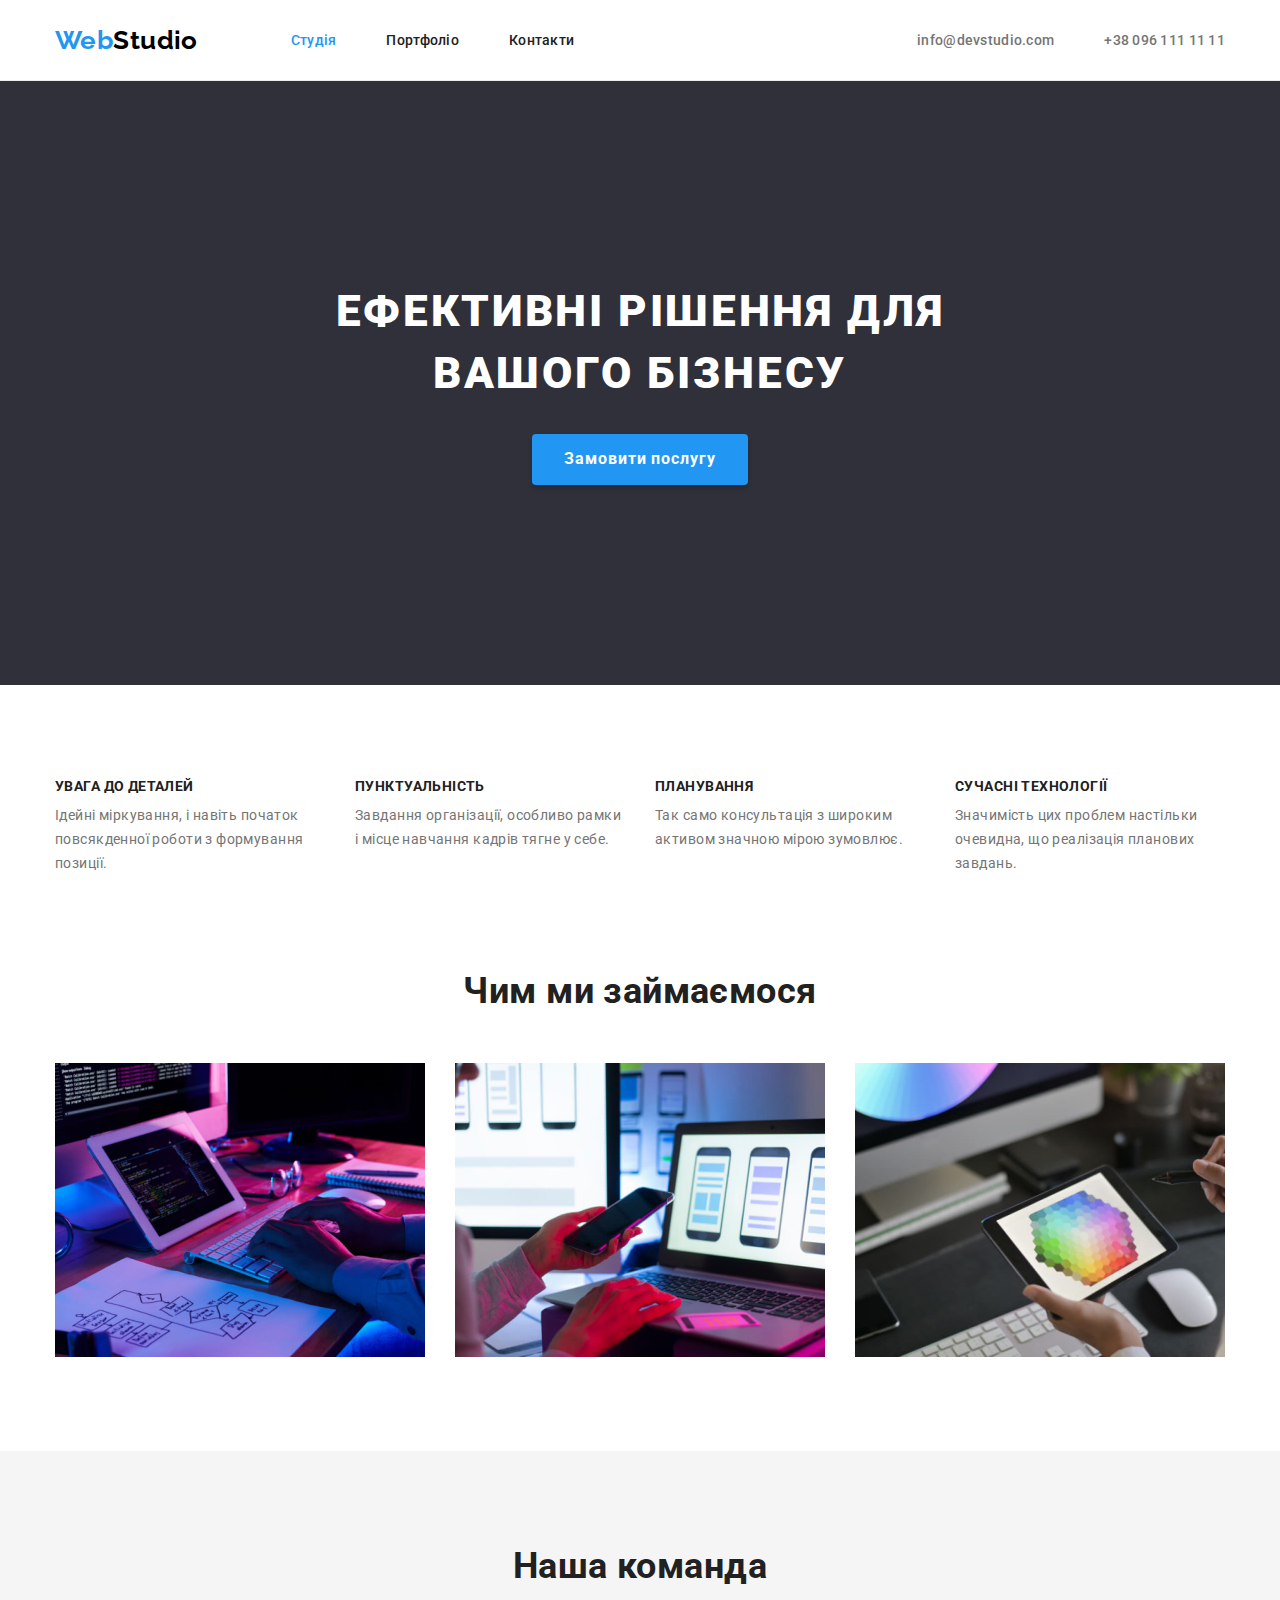
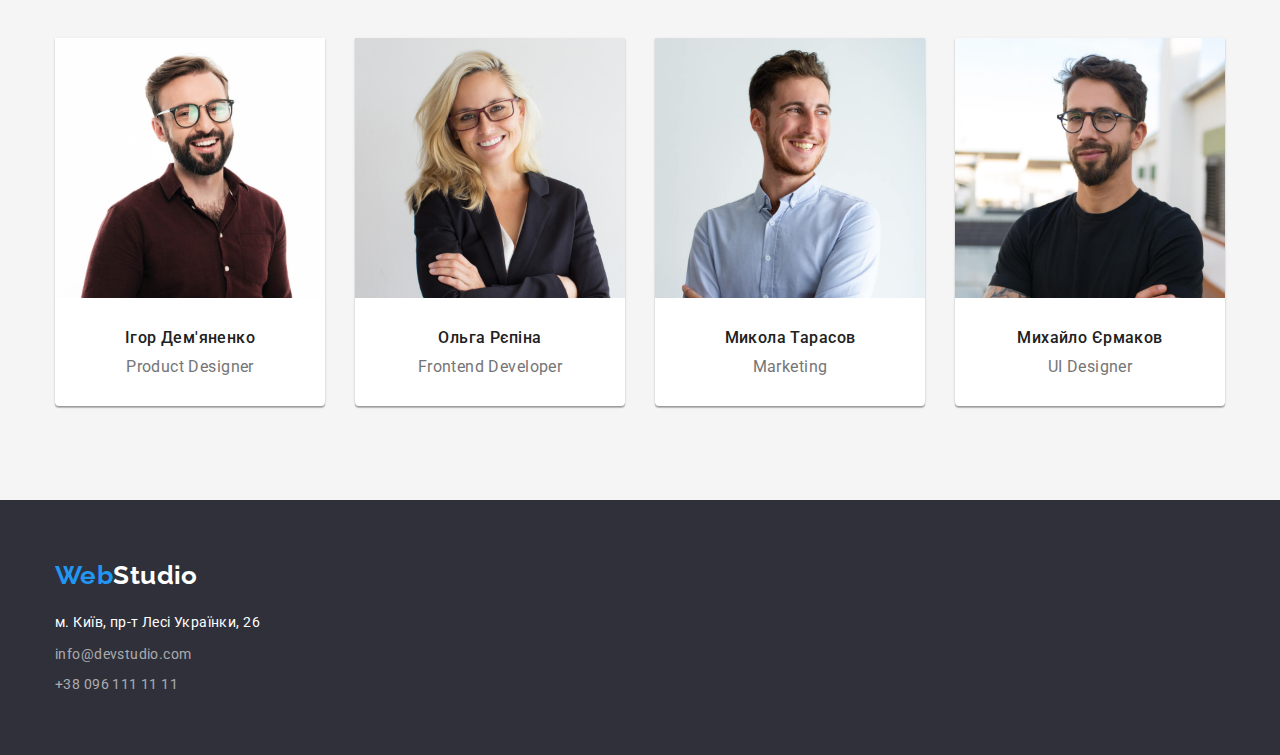
<file: index.html>
<!doctype html>
<html lang="uk">

<head>
  <meta charset="utf-8">
  <meta name="viewport" content="width=device-width, initial-scale=1.0">
  <title>WebStudio</title>
  <link rel="preconnect" href="https://fonts.googleapis.com">
  <link rel="preconnect" href="https://fonts.gstatic.com" crossorigin>
  <link href="https://fonts.googleapis.com/css2?family=Raleway:wght@700&family=Roboto:wght@400;500;700;900&display=swap"
    rel="stylesheet">
  <link rel="stylesheet" href="https://cdnjs.cloudflare.com/ajax/libs/modern-normalize/1.1.0/modern-normalize.min.css">
  <link rel="stylesheet" href="./css/styles.css">
</head>

<body>
  <header class="header">
    <div class="header__body container">
      <nav class="header__menu menu">
        <a class="header__logo logo" href="./index.html" lang="en"><span>Web</span>Studio</a>
        <ul class="menu__list">
          <li class="menu__item">
            <a class="menu__link active" href="./index.html">Студія</a>
          </li>
          <li class="menu__item">
            <a class="menu__link" href="./portfolio.html">Портфоліо</a>
          </li>
          <li class="menu__item">
            <a class="menu__link" href="">Контакти</a>
          </li>
        </ul>
      </nav>
      <ul class="header__contacts">
        <li>
          <a href="mailto:info@devstudio.com">info@devstudio.com</a>
        </li>
        <li>
          <a href="tel:+380961111111">+38 096 111 11 11</a>
        </li>
      </ul>
    </div>
  </header>

  <main class="main">
    <section class="hero">
      <h1 class="hero__title">Ефективні рішення для вашого бізнесу</h1>
      <button class="hero__btn" type="button">Замовити послугу</button>
    </section>
    <section class="advantages section">
      <div class="container">
        <h2 class="visually-hidden">Наші переваги</h2>
        <ul class="advantages__list">
          <li class="advantages__item">
            <h3>Увага до деталей</h3>
            <p>
              Ідейні міркування, і навіть початок повсякденної роботи з
              формування позиції.
            </p>
          </li>
          <li class="advantages__item">
            <h3>Пунктуальність</h3>
            <p>
              Завдання організації, особливо рамки і місце навчання кадрів тягне
              у себе.
            </p>
          </li>
          <li class="advantages__item">
            <h3>Планування</h3>
            <p>
              Так само консультація з широким активом значною мірою зумовлює.
            </p>
          </li>
          <li class="advantages__item">
            <h3>Сучасні технології</h3>
            <p>
              Значимість цих проблем настільки очевидна, що реалізація планових
              завдань.
            </p>
          </li>
        </ul>
      </div>
    </section>
    <section class="activity section">
      <div class="container">
        <h2 class="section__title">Чим ми займаємося</h2>
        <ul class="activity__gallery">
          <li class="activity__item">
            <img src="./images/activity1.jpg" alt="процес роботи" width="370">
          </li>
          <li class="activity__item">
            <img src="./images/activity2.jpg" alt="процес роботи" width="370">
          </li>
          <li class="activity__item">
            <img src="./images/activity3.jpg" alt="процес роботи" width="370">
          </li>
        </ul>
      </div>
    </section>
    <section class="team section">
      <div class="container">
        <h2 class="section__title">Наша команда</h2>
        <ul class="team__list">
          <li class="team__card">
            <img src="./images/worker1.jpg" alt="світлина Ігора Дем'яненка" width="270">
            <div class="team__description">
              <h3 class="team__title">Ігор Дем'яненко</h3>
              <p class="team__function" lang="en">Product Designer</p>
            </div>
          </li>
          <li class="team__card">
            <img src="./images/worker2.jpg" alt="світлина Ольги Рєпіної" width="270">
            <div class="team__description">
              <h3 class="team__title">Ольга Рєпіна</h3>
              <p class="team__function" lang="en">Frontend Developer</p>
            </div>
          </li>
          <li class="team__card">
            <img src="./images/worker3.jpg" alt="світлина Миколи Тарасова" width="270">
            <div class="team__description">
              <h3 class="team__title">Микола Тарасов</h3>
              <p class="team__function" lang="en">Marketing</p>
            </div>
          </li>
          <li class="team__card">
            <img src="./images/worker4.jpg" alt="світлина Михайла Єрмакова" width="270">
            <div class="team__description">
              <h3 class="team__title">Михайло Єрмаков</h3>
              <p class="team__function" lang="en">UI Designer</p>
            </div>
          </li>
        </ul>
      </div>
    </section>
  </main>

  <footer class="footer">
    <div class="container">
      <a class="footer__logo logo" href="./index.html" lang="en"><span>Web</span>Studio</a>
      <address class="footer__contacts">
        <p class="footer__address">м. Київ, пр-т Лесі Українки, 26</p>
        <ul class="footer__contacts-list">
          <li>
            <a href="mailto:info@devstudio.com">info@devstudio.com</a>
          </li>
          <li>
            <a href="tel:+380961111111">+38 096 111 11 11</a>
          </li>
        </ul>
      </address>
    </div>
  </footer>
</body>

</html>
</file>
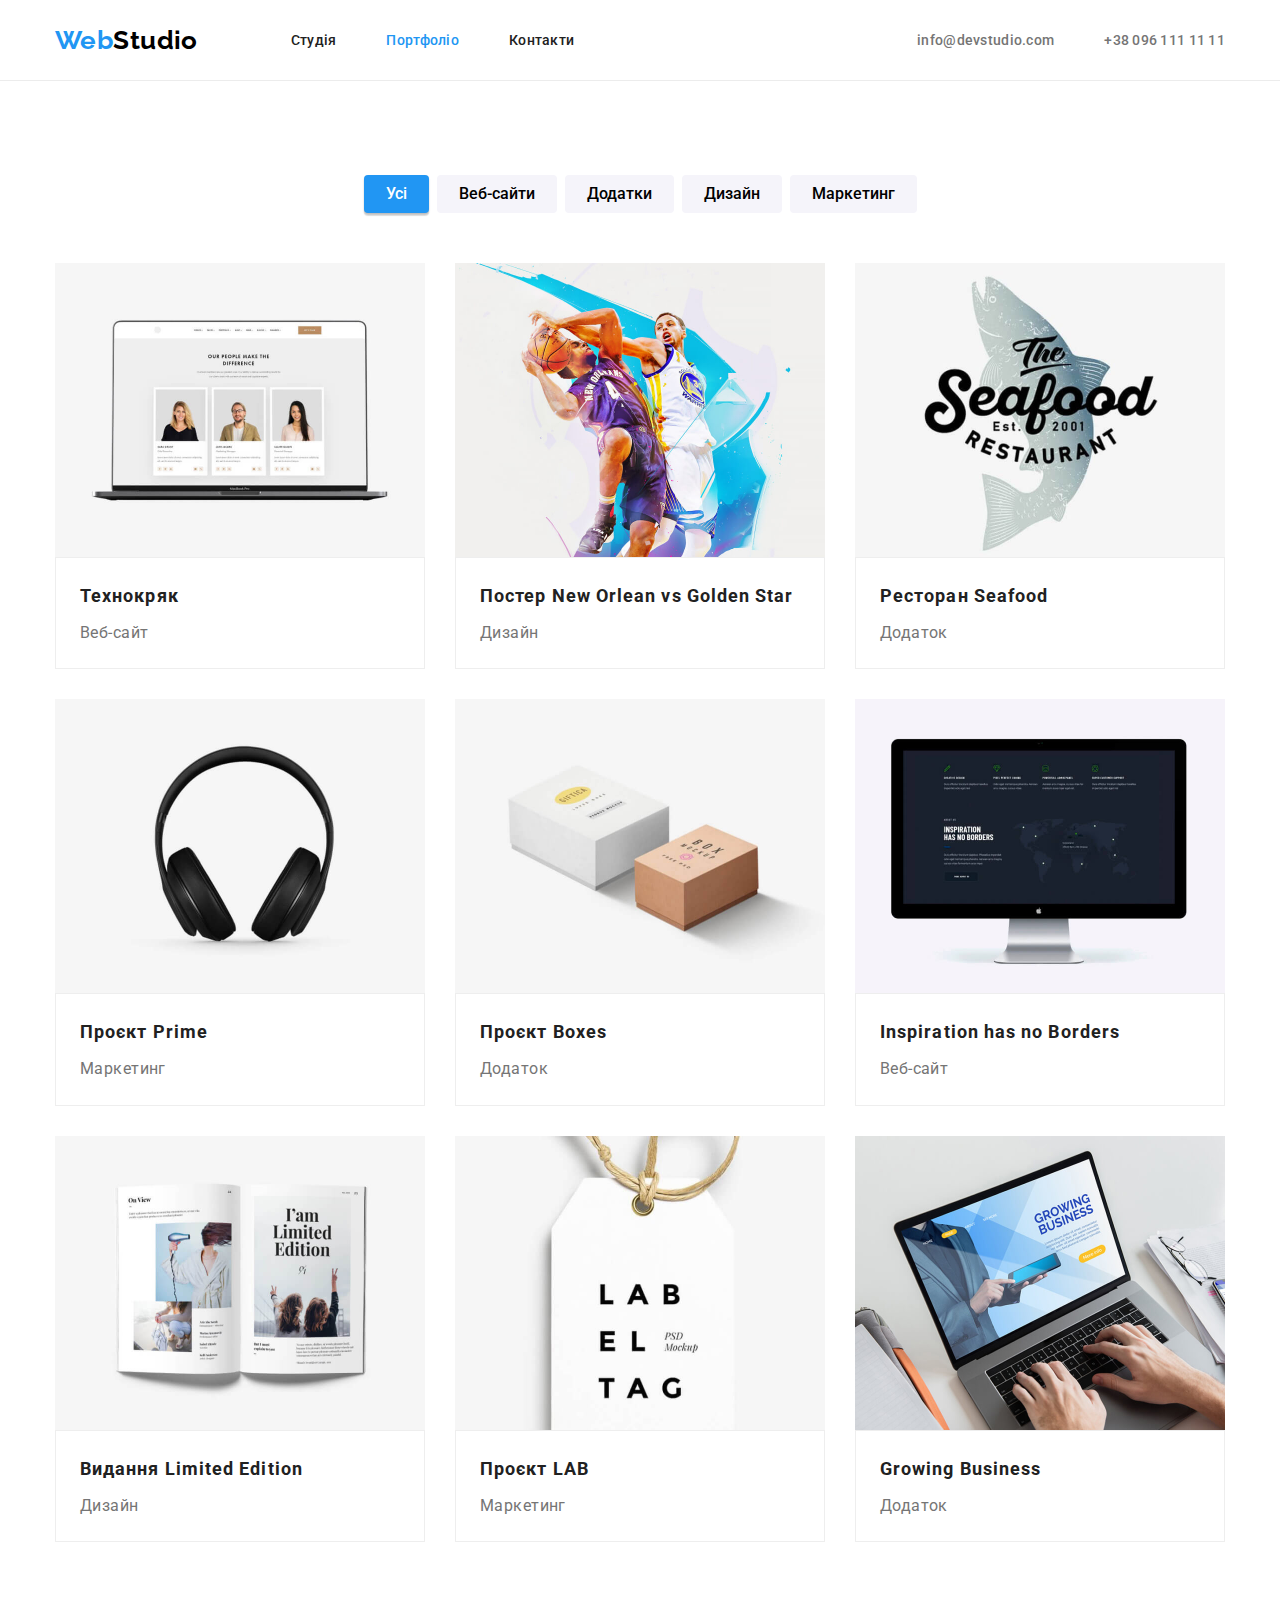
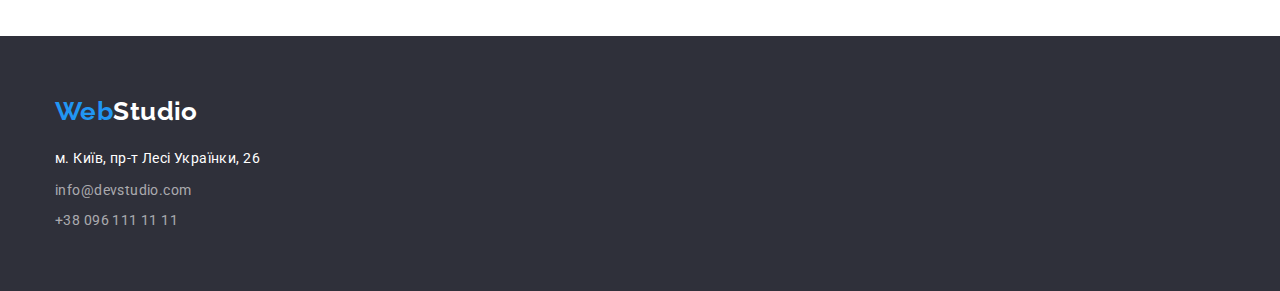
<file: portfolio.html>
<!doctype html>
<html lang="en">
  <head>
    <meta charset="UTF-8">
    <meta name="viewport" content="width=device-width, initial-scale=1.0">
    <link rel="preconnect" href="https://fonts.googleapis.com">
    <link rel="preconnect" href="https://fonts.gstatic.com" crossorigin>
    <title>WebStudio</title>
    <link href="https://fonts.googleapis.com/css2?family=Raleway:wght@700&family=Roboto:wght@400;500;700;900&display=swap"
      rel="stylesheet">
    <link rel="stylesheet" href="https://cdnjs.cloudflare.com/ajax/libs/modern-normalize/1.1.0/modern-normalize.min.css">
    <link rel="stylesheet" href="./css/styles.css">
  </head>
  <body>
    <header class="header">
      <div class="header__body container">
        <nav class="header__menu menu">
          <a class="header__logo logo" href="./index.html" lang="en"><span>Web</span>Studio</a>
          <ul class="menu__list">
            <li class="menu__item">
              <a class="menu__link" href="./index.html">Студія</a>
            </li>
            <li class="menu__item">
              <a class="menu__link active" href="./portfolio.html">Портфоліо</a>
            </li>
            <li class="menu__item">
              <a class="menu__link" href="">Контакти</a>
            </li>
          </ul>
        </nav>
        <ul class="header__contacts">
          <li>
            <a href="mailto:info@devstudio.com">info@devstudio.com</a>
          </li>
          <li>
            <a href="tel:+380961111111">+38 096 111 11 11</a>
          </li>
        </ul>
      </div>
    </header>

    <main class="main">
      <section class="portfolio section">
        <div class="container">
          <h1 class="visually-hidden">Портфоліо</h1>
          <ul class="portfolio__filter-list">
            <li class="portfolio__filter-item">
              <button class="portfolio__filter-btn active" type="button">Усі</button>
            </li>
            <li class="portfolio__filter-item">
              <button class="portfolio__filter-btn" type="button">Веб-сайти</button>
            </li>
            <li class="portfolio__filter-item">
              <button class="portfolio__filter-btn" type="button">Додатки</button>
            </li>
            <li class="portfolio__filter-item">
              <button class="portfolio__filter-btn" type="button">Дизайн</button>
            </li>
            <li class="portfolio__filter-item">
              <button class="portfolio__filter-btn" type="button">Маркетинг</button>
            </li>
          </ul>
          <h2 class="visually-hidden">Приклади робіт</h2>
          <ul class="portfolio__list">
            <li class="portfolio__item">
              <a class="portfolio__link" href="">
                <img src="./images/work1.jpg" alt="приклад з портфоліо" width="370">
                <div class="portfolio__description-box">
                  <h3>Технокряк</h3>
                  <p>Веб-сайт</p>
                </div>
              </a>
            </li>
            <li class="portfolio__item">
              <a class="portfolio__link" href="">
                <img src="./images/work2.jpg" alt="приклад з портфоліо" width="370">
                <div class="portfolio__description-box">
                  <h3>Постер New Orlean vs Golden Star</h3>
                  <p>Дизайн</p>
                </div>
              </a>
            </li>
            <li class="portfolio__item">
              <a class="portfolio__link" href="">
                <img src="./images/work3.jpg" alt="приклад з портфоліо" width="370">
                <div class="portfolio__description-box">
                  <h3>Ресторан Seafood</h3>
                  <p>Додаток</p>
                </div>
              </a>
            </li>
            <li class="portfolio__item">
              <a class="portfolio__link" href="">
                <img src="./images/work4.jpg" alt="приклад з портфоліо" width="370">
                <div class="portfolio__description-box">
                  <h3>Проєкт Prime</h3>
                  <p>Маркетинг</p>
                </div>
              </a>
            </li>
            <li class="portfolio__item">
              <a class="portfolio__link" href="">
                <img src="./images/work5.jpg" alt="приклад з портфоліо" width="370">
                <div class="portfolio__description-box">
                  <h3>Проєкт Boxes</h3>
                  <p>Додаток</p>
                </div>
              </a>
            </li>
            <li class="portfolio__item">
              <a class="portfolio__link" href="">
                <img src="./images/work6.jpg" alt="приклад з портфоліо" width="370">
                <div class="portfolio__description-box">
                  <h3>Inspiration has no Borders</h3>
                  <p>Веб-сайт</p>
                </div>
              </a>
            </li>
            <li class="portfolio__item">
              <a class="portfolio__link" href="">
                <img src="./images/work7.jpg" alt="приклад з портфоліо" width="370">
                <div class="portfolio__description-box">
                  <h3>Видання Limited Edition</h3>
                  <p>Дизайн</p>
                </div>
              </a>
            </li>
            <li class="portfolio__item">
              <a class="portfolio__link" href="">
                <img src="./images/work8.jpg" alt="приклад з портфоліо" width="370">
                <div class="portfolio__description-box">
                  <h3>Проєкт LAB</h3>
                  <p>Маркетинг</p>
                </div>
              </a>
            </li>
            <li class="portfolio__item">
              <a class="portfolio__link" href="">
                <img src="./images/work9.jpg" alt="приклад з портфоліо" width="370">
                <div class="portfolio__description-box">
                  <h3>Growing Business</h3>
                  <p>Додаток</p>
                </div>
              </a>
            </li>
          </ul>
        </div>
      </section>
    </main>

    <footer class="footer">
      <div class="container">
        <a class="footer__logo logo" href="./index.html" lang="en"><span>Web</span>Studio</a>
        <address class="footer__contacts">
          <p class="footer__address">м. Київ, пр-т Лесі Українки, 26</p>
          <ul class="footer__contacts-list">
            <li>
              <a href="mailto:info@devstudio.com">info@devstudio.com</a>
            </li>
            <li>
              <a href="tel:+380961111111">+38 096 111 11 11</a>
            </li>
          </ul>
        </address>
      </div>
    </footer>
  </body>
</html>
</file>
<file: css/styles.css>
/*=============== VARIABLES CSS ===============*/
:root {
  /*========== Colors ==========*/
  --primary-title-color: #212121;
  --primary-text-color: #757575;
  --white-color: #ffffff;
  --transparent-white-color: rgba(255, 255, 255, .6);
  --black-color: #000000;
  --accent-color: #2196f3;
  --dark-bgc: #2f303a;
  --main-bgc: #f5f5f5;
  --hero-btn-active: #188ce8;
  --filter-btn-color: #f5f4fa;
  --border-color: #ececec;
  --portfolio-border-color: #eeeeee;

  /*========== Font and typography ==========*/
  --primary-font: 'Roboto', sans-serif;
  --secondary-font:'Raleway', sans-serif;
}

/*=============== BASE ===============*/
h1,
h2,
h3,
h4,
h5,
h6,
p {
  margin-top: 0;
  margin-bottom: 0;
}

ul { 
  list-style: none;
  margin-top: 0;
  margin-bottom: 0;
  padding-left: 0;
}

a { text-decoration: none; }

img {
  display: block;
  max-width: 100%;
  height: auto;
}

body {
  font-family: var(--primary-font);
  letter-spacing: 0.03em;
  font-size: 14px;
  color: var(--primary-title-color);
}

/*=============== REUSABLE CSS CLASSES ===============*/
.container {
  width: 1200px;
  margin-right: auto;
  margin-left: auto;
  padding-right: 15px;
  padding-left: 15px;
}

.section {
  padding-top: 94px;
  padding-bottom: 94px;
}

.section__title {
  margin-bottom: 50px;
  font-weight: 700;
  font-size: 36px;
  line-height: 1.2;
  text-align: center;
}

.logo {
  font-family: var(--secondary-font);
  font-weight: 700;
  font-size: 26px;
  line-height: 1.2;
  color: var(--black-color);
}

.logo span { color: var(--accent-color); }

.visually-hidden { 
  position: absolute;
  width: 1px;
  height: 1px;
  margin: -1px;
  padding: 0;
  overflow: hidden;
  border: 0;
  clip: rect(0 0 0 0);
}

/*=============== HEADER & NAV ===============*/
.header { 
  padding-top: 25px;
  padding-bottom: 24px;
  border-bottom: 1px solid var(--border-color); 
}

.header__body {
  display: flex;
  align-items: center;
}

.header__logo {
  margin-right: 93px;
}

.header__menu {
  display: flex;
  align-items: center;
}

.menu__list {
  display: flex;
} 

.menu__link {
  font-weight: 500;
  line-height: 1.1;
  letter-spacing: 0.02em;
  color: inherit;
}

.menu__item:not(:last-child) {
  margin-right: 50px;
}

.menu__link.active,
.menu__link:hover,
.menu__link:focus {
  color: var(--accent-color);
}

.header__contacts {
  display: flex;
  margin-left: auto;
}

.header__contacts > li:not(:last-child) {
  margin-right: 50px;
}

.header__contacts a {
  font-weight: 500;
  line-height: 1.1;
  letter-spacing: 0.02em;
  color: var(--primary-text-color);
}

.header__contacts a:hover,
.header__contacts a:focus {
  color: var(--accent-color);
}

/*=============== HERO ===============*/
.hero { 
  padding-top: 200px;
  padding-bottom: 200px;
  text-align: center;
  background-color: var(--dark-bgc); 
}

.hero__title {
  max-width: 696px;
  margin-right: auto;
  margin-left: auto;
  margin-bottom: 30px;
  font-weight: 900;
  font-size: 44px;
  line-height: 1.4;
  letter-spacing: 0.06em;
  text-transform: uppercase;
  color: var(--white-color);
}

.hero__btn {
  padding: 10px 32px;
  font-family: inherit;
  font-weight: 700;
  font-size: 16px;
  line-height: 1.9;
  letter-spacing: 0.06em;
  color: var(--white-color);
  background-color: var(--accent-color);
  border-style: none;
  box-shadow: 0px 4px 4px rgba(0, 0, 0, 0.15);
  border-radius: 4px;
  cursor: pointer;
}

.hero__btn:hover,
.hero__btn:focus {
  background-color: var(--hero-btn-active);
}

/*=============== ADVANTAGES ===============*/
.advantages__list {
  display: flex;
}

.advantages__item {
  width: calc((100% - 90px) / 4);
}

.advantages__item:not(:last-child) {
  margin-right: 30px;
}

.advantages__item > h3 {
  margin-bottom: 10px;
  font-weight: 700;
  font-size: 14px;
  line-height: 1.1;
  text-transform: uppercase;
}

.advantages__item > p {
  line-height: 1.7;
  color: var(--primary-text-color);
}

/*=============== ACTIVITY ===============*/
.activity { padding-top: 0; }

.activity__gallery {
  display: flex;
  flex-wrap: wrap;
}

.activity__item { width: calc((100% - 60px) / 3); }

.activity__item:not(:nth-child(3n)) { margin-right: 30px; }
/*=============== TEAM ===============*/
.team { background-color: var(--main-bgc); }

.team__list { display: flex; }

.team__card {
  background-color: var(--white-color);
  box-shadow: 0px 1px 3px rgba(0, 0, 0, 0.12), 0px 1px 1px rgba(0, 0, 0, 0.14), 0px 2px 1px rgba(0, 0, 0, 0.2);
  border-radius: 0px 0px 4px 4px;
  cursor: pointer;
}

.team__card:hover { filter: drop-shadow(0px 4px 4px rgba(0, 0, 0, 0.25)); }

.team__card { width: calc((100% - 90px) / 4); }

.team__card:not(:last-child) { margin-right: 30px; }

.team__description { 
  padding-top: 30px;
  padding-bottom: 30px;
}

.team__title {
  margin-bottom: 10px;
  font-weight: 500;
  font-size: 16px;
  line-height: 1.2;
  text-align: center;
}

.team__function {
  font-size: 16px;
  line-height: 1.2;
  text-align: center;
  color: var(--primary-text-color);
}

/*=============== FOOTER ===============*/
.footer { 
  padding-block: 60px;
  background-color: var(--dark-bgc); 
}

.footer__logo { 
  display: block;
  margin-bottom: 20px;
  color: var(--white-color); 
}

.footer__address,
.footer__contacts-list a {
  font-style: normal;
}

.footer__address { 
  margin-bottom: 9px;
  line-height: 1.7;
  color: var(--white-color); 
}

.footer__contacts-list a {
  display: block;
  line-height: 1.5;
  color: var(--transparent-white-color);
}

.footer__contacts-list li:first-child { margin-bottom: 9px; }

.footer__contacts-list a:hover,
.footer__contacts-list a:focus {
  color: var(--accent-color);
}

/*=============== PORTFOLIO ===============*/
.portfolio__filter-list { 
  display: flex; 
  justify-content: center;
  margin-bottom: 50px;
}

.portfolio__filter-item:not(:last-child) { margin-right: 8px; }

.portfolio__filter-btn {
  padding: 6px 22px;
  font-family: inherit;
  font-weight: 500;
  font-size: 16px;
  line-height: 1.6;
  background-color: var(--filter-btn-color);
  border: none;
  border-radius: 4px;
  cursor: pointer;
}

.portfolio__filter-btn.active {
  color: var(--white-color);
  background-color: var(--accent-color);
  box-shadow: 0px 3px 1px rgba(0, 0, 0, .1), 0px 1px 2px rgba(0, 0, 0, .08), 0px 2px 2px rgba(0, 0, 0, .12);
}

.portfolio__filter-btn:hover,
.portfolio__filter-btn:focus {
  color: var(--white-color);
  background-color: var(--accent-color);
  filter: drop-shadow(0px 4px 4px rgba(0, 0, 0, 0.25));
}

.portfolio__list {
  display: flex;
  flex-wrap: wrap;
}

.portfolio__item { width: calc((100% - 60px) / 3); }

.portfolio__item:not(:nth-child(3n)) { margin-right: 30px; }

.portfolio__item:not(:nth-last-child(-n + 3)) { margin-bottom: 30px; }

.portfolio__description-box { 
  padding: 20px 24px; 
  border: 1px solid var(--portfolio-border-color);
}

.portfolio__description-box > h3 {
  margin-bottom: 4px;
  font-weight: 700;
  font-size: 18px;
  line-height: 2;
  letter-spacing: 0.06em;
  color: var(--primary-title-color);
}

.portfolio__description-box > p {
  font-size: 16px;
  line-height: 1.9;
  color: var(--primary-text-color);
}
</file>
